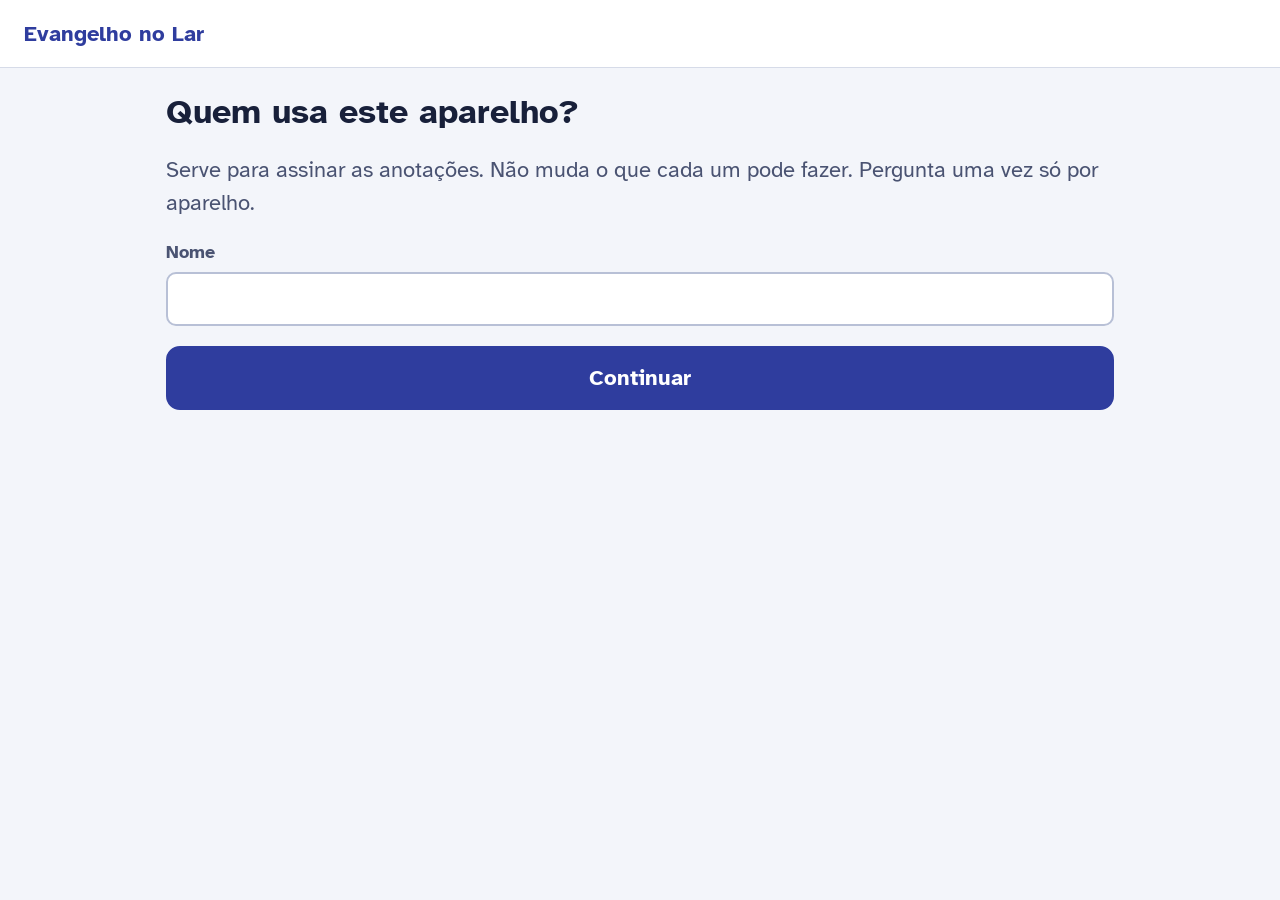
<file: index.html>
<!doctype html>
<html lang="pt-BR">
<head>
<meta charset="utf-8">
<meta name="viewport" content="width=device-width, initial-scale=1, viewport-fit=cover">
<meta name="theme-color" content="#2f3d9e">
<meta name="color-scheme" content="light">
<title>Evangelho no Lar — Roteiro</title>
<meta name="application-name" content="Roteiro">
<meta name="apple-mobile-web-app-title" content="Roteiro">
<link rel="manifest" href="manifest.webmanifest">
<link rel="icon" href="icons/favicon-32.png" sizes="32x32" type="image/png">
<link rel="apple-touch-icon" href="icons/apple-touch-icon.png">
<link rel="preload" href="fonts/atkinson-hyperlegible-latin-400-normal.woff2" as="font" type="font/woff2" crossorigin>
<link rel="stylesheet" href="style.css">
</head>
<body>
<div id="app">
  <noscript><p style="padding:24px">Este app precisa de JavaScript ligado.</p></noscript>
</div>
<div id="sobre" aria-live="polite"></div>
<script src="parser.js"></script>
<script src="dados-exemplo.js"></script>
<script src="app.js"></script>
</body>
</html>
</file>
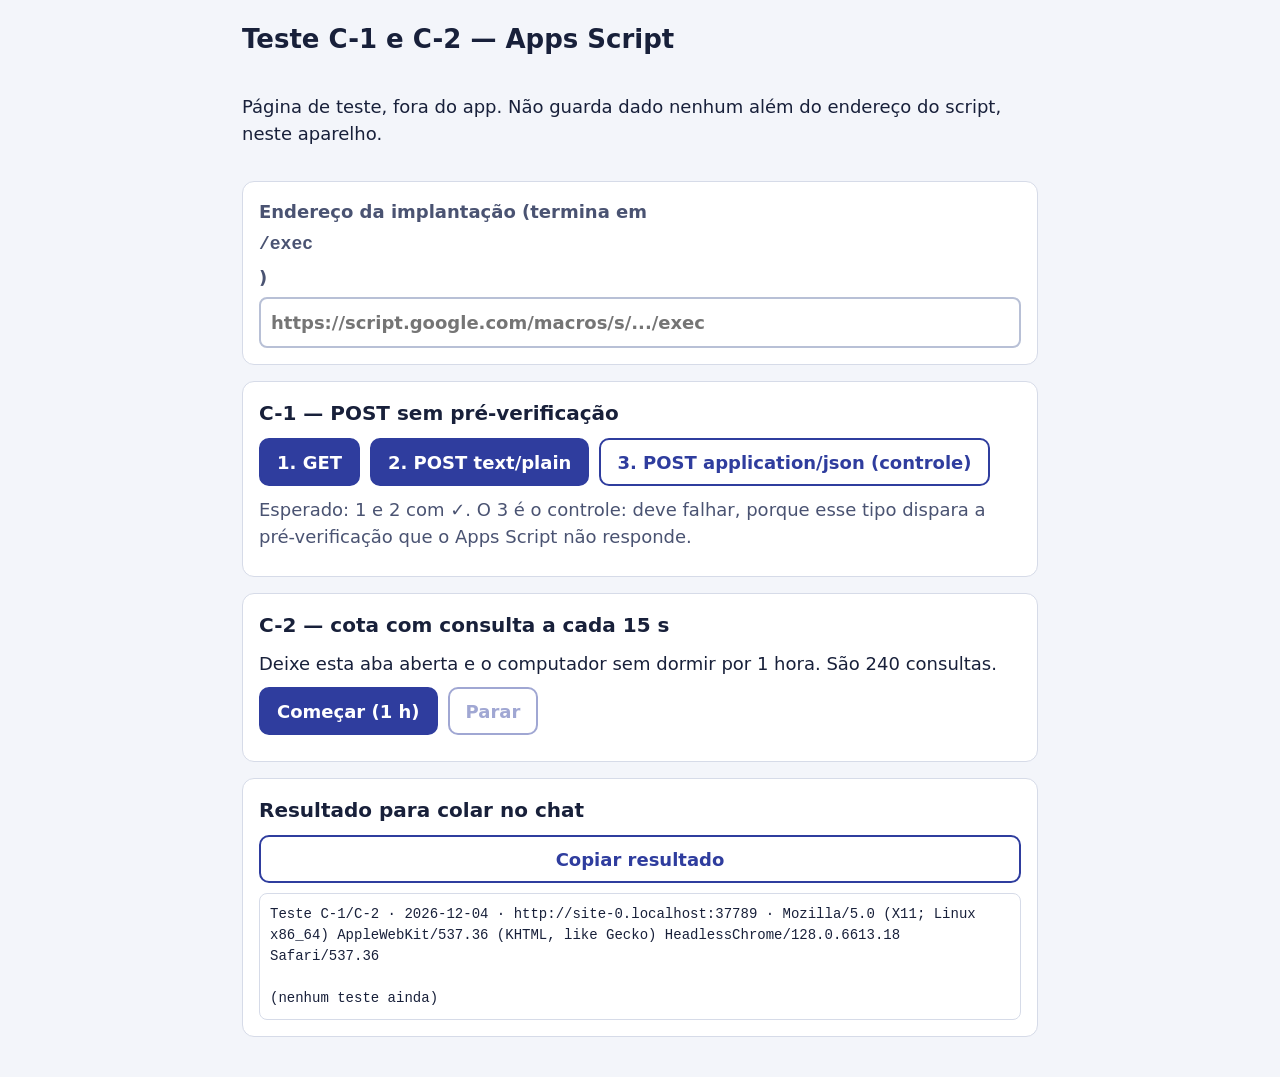
<file: testes/c1-c2.html>
<!doctype html>
<html lang="pt-BR">
<head>
<meta charset="utf-8">
<meta name="viewport" content="width=device-width, initial-scale=1">
<meta name="robots" content="noindex">
<title>Teste C-1 e C-2 — Apps Script</title>
<style>
  :root { --tinta: #18203A; --suave: #4A5372; --azul: #2F3D9E; --ok: #1B6B45; --erro: #A12B2B; --borda: #D6DBE8; --fundo: #F3F5FA; }
  * { box-sizing: border-box; }
  body { margin: 0; background: var(--fundo); color: var(--tinta); font: 18px/1.5 system-ui, sans-serif; }
  main { max-width: 46em; margin: 0 auto; padding: 20px 16px 40px; display: flex; flex-direction: column; gap: 16px; }
  h1 { margin: 0; font-size: 26px; }
  .cartao { background: #fff; border: 1px solid var(--borda); border-radius: 12px; padding: 16px; display: flex; flex-direction: column; gap: 10px; }
  label { font-weight: 700; color: var(--suave); display: flex; flex-direction: column; gap: 6px; }
  input { font: inherit; padding: 10px; border: 2px solid #B8C0D6; border-radius: 8px; width: 100%; }
  button { font: inherit; font-weight: 700; min-height: 48px; padding: 0 16px; border-radius: 10px; border: 2px solid var(--azul); background: #fff; color: var(--azul); cursor: pointer; }
  button.cheio { background: var(--azul); color: #fff; }
  button:disabled { opacity: .45; cursor: default; }
  .linha { display: flex; gap: 10px; flex-wrap: wrap; }
  .ok { color: var(--ok); font-weight: 700; }
  .erro { color: var(--erro); font-weight: 700; }
  pre { margin: 0; white-space: pre-wrap; overflow-wrap: anywhere; font-size: 14px; background: #fff; border: 1px solid var(--borda); border-radius: 8px; padding: 10px; max-height: 50vh; overflow-y: auto; }
  ol { margin: 0; padding-left: 1.2em; }
</style>
</head>
<body>
<main>
  <h1>Teste C-1 e C-2 — Apps Script</h1>
  <p>Página de teste, fora do app. Não guarda dado nenhum além do endereço do script, neste aparelho.</p>

  <div class="cartao">
    <label>Endereço da implantação (termina em <code>/exec</code>)
      <input id="url" type="url" placeholder="https://script.google.com/macros/s/.../exec" autocomplete="off">
    </label>
  </div>

  <div class="cartao">
    <h2 style="margin:0;font-size:20px">C-1 — POST sem pré-verificação</h2>
    <div class="linha">
      <button class="cheio" id="b-get">1. GET</button>
      <button class="cheio" id="b-post">2. POST text/plain</button>
      <button id="b-json">3. POST application/json (controle)</button>
    </div>
    <p class="pequeno" style="margin:0;color:var(--suave)">Esperado: 1 e 2 com ✓. O 3 é o controle: deve falhar, porque esse tipo dispara a pré-verificação que o Apps Script não responde.</p>
    <div id="r-c1"></div>
  </div>

  <div class="cartao">
    <h2 style="margin:0;font-size:20px">C-2 — cota com consulta a cada 15 s</h2>
    <p style="margin:0">Deixe esta aba aberta e o computador sem dormir por 1 hora. São 240 consultas.</p>
    <div class="linha">
      <button class="cheio" id="b-c2">Começar (1 h)</button>
      <button id="b-parar" disabled>Parar</button>
    </div>
    <div id="r-c2"></div>
  </div>

  <div class="cartao">
    <h2 style="margin:0;font-size:20px">Resultado para colar no chat</h2>
    <button id="b-copiar">Copiar resultado</button>
    <pre id="saida"></pre>
  </div>
</main>
<script>
(function () {
  'use strict';
  var $ = function (id) { return document.getElementById(id); };
  var linhas = [];
  function registrar(s) { linhas.push(new Date().toTimeString().slice(0, 8) + '  ' + s); $('saida').textContent = cabecalho() + linhas.join('\n'); }
  function cabecalho() { return 'Teste C-1/C-2 · ' + new Date().toISOString().slice(0, 10) + ' · ' + location.origin + ' · ' + navigator.userAgent + '\n\n'; }
  try { $('url').value = localStorage.getItem('enl.teste.urlScript') || ''; } catch (e) {}
  $('url').addEventListener('change', function () { try { localStorage.setItem('enl.teste.urlScript', $('url').value.trim()); } catch (e) {} });
  function url() {
    var u = $('url').value.trim();
    if (!/^https:\/\/script\.google\.com\/macros\/s\/.+\/exec$/.test(u)) { alert('Cole o endereço da implantação, que termina em /exec.'); return null; }
    return u;
  }
  function chamar(rotulo, opcoes, u) {
    var t0 = performance.now();
    return fetch(u, opcoes).then(function (r) {
      return r.text().then(function (txt) {
        var ms = Math.round(performance.now() - t0), j = null;
        try { j = JSON.parse(txt); } catch (e) {}
        if (!r.ok || !j || !j.ok) throw new Error('HTTP ' + r.status + ' · resposta: ' + txt.slice(0, 120));
        return { ms: ms, j: j };
      });
    }).then(function (x) {
      registrar('OK    ' + rotulo + ' · ' + x.ms + ' ms · ' + JSON.stringify(x.j));
      return x;
    }, function (err) {
      var ms = Math.round(performance.now() - t0);
      registrar('FALHA ' + rotulo + ' · ' + ms + ' ms · ' + (err && err.message));
      throw err;
    });
  }
  function mostrar(alvo, ok, texto) {
    var p = document.createElement('div'); p.className = ok ? 'ok' : 'erro'; p.textContent = (ok ? '✓ ' : '✗ ') + texto; $(alvo).appendChild(p);
  }

  $('b-get').onclick = function () {
    var u = url(); if (!u) return;
    chamar('GET', { method: 'GET' }, u + '?teste=c1').then(function (x) { mostrar('r-c1', true, 'GET respondeu em ' + x.ms + ' ms'); }, function () { mostrar('r-c1', false, 'GET falhou (ver resultado)'); });
  };
  $('b-post').onclick = function () {
    var u = url(); if (!u) return;
    chamar('POST text/plain', { method: 'POST', headers: { 'Content-Type': 'text/plain;charset=utf-8' }, body: JSON.stringify({ n: 1, acao: 'teste' }) }, u)
      .then(function (x) { mostrar('r-c1', x.j.jsonValido === true, 'POST text/plain respondeu em ' + x.ms + ' ms · JSON lido no servidor: ' + (x.j.jsonValido ? 'sim' : 'não')); },
            function () { mostrar('r-c1', false, 'POST text/plain falhou — C-1 não se confirma (ver resultado)'); });
  };
  $('b-json').onclick = function () {
    var u = url(); if (!u) return;
    chamar('POST application/json (controle)', { method: 'POST', headers: { 'Content-Type': 'application/json' }, body: JSON.stringify({ n: 1 }) }, u)
      .then(function () { mostrar('r-c1', true, 'Controle passou (inesperado, mas não atrapalha)'); },
            function () { mostrar('r-c1', true, 'Controle falhou, como esperado'); });
  };

  var timer = null, n = 0, oks = 0, falhas = 0, tempos = [], fim = 0;
  function resumoC2() {
    var media = tempos.length ? Math.round(tempos.reduce(function (a, b) { return a + b; }, 0) / tempos.length) : 0;
    var max = tempos.length ? Math.max.apply(null, tempos) : 0;
    return n + ' consultas · ' + oks + ' ok · ' + falhas + ' falhas · média ' + media + ' ms · máximo ' + max + ' ms';
  }
  function passo() {
    var u = url(); if (!u) { parar(); return; }
    n++;
    var corpo = JSON.stringify({ n: n, acao: 'consulta' });
    chamar('C-2 #' + n, { method: 'POST', headers: { 'Content-Type': 'text/plain;charset=utf-8' }, body: corpo }, u)
      .then(function (x) { oks++; tempos.push(x.ms); }, function () { falhas++; })
      .then(function () {
        $('r-c2').textContent = resumoC2();
        if (Date.now() >= fim || n >= 240) { parar(); registrar('C-2 TERMINOU · ' + resumoC2()); }
      });
  }
  function parar() { clearInterval(timer); timer = null; $('b-c2').disabled = false; $('b-parar').disabled = true; }
  $('b-c2').onclick = function () {
    if (!url()) return;
    n = 0; oks = 0; falhas = 0; tempos = []; fim = Date.now() + 60 * 60 * 1000;
    $('b-c2').disabled = true; $('b-parar').disabled = false;
    registrar('C-2 COMEÇOU');
    passo(); timer = setInterval(passo, 15000);
  };
  $('b-parar').onclick = function () { parar(); registrar('C-2 PARADO À MÃO · ' + resumoC2()); };
  $('b-copiar').onclick = function () {
    var t = $('saida').textContent;
    (navigator.clipboard ? navigator.clipboard.writeText(t) : Promise.reject()).then(function () { alert('Copiado.'); }, function () { alert('Selecione o texto e copie à mão.'); });
  };
  $('saida').textContent = cabecalho() + '(nenhum teste ainda)';
})();
</script>
</body>
</html>
</file>
<file: style.css>
@font-face { font-family: 'Atkinson Hyperlegible'; font-style: normal; font-weight: 400; font-display: swap;
  src: url(fonts/atkinson-hyperlegible-latin-400-normal.woff2) format('woff2');
  unicode-range: U+0000-00FF, U+0131, U+0152-0153, U+02BB-02BC, U+02C6, U+02DA, U+02DC, U+0304, U+0308, U+0329, U+2000-206F, U+20AC, U+2122, U+2191, U+2193, U+2212, U+2215, U+FEFF, U+FFFD; }
@font-face { font-family: 'Atkinson Hyperlegible'; font-style: normal; font-weight: 400; font-display: swap;
  src: url(fonts/atkinson-hyperlegible-latin-ext-400-normal.woff2) format('woff2');
  unicode-range: U+0100-02BA, U+02BD-02C5, U+02C7-02CC, U+02CE-02D7, U+02DD-02FF, U+1D00-1DBF, U+1E00-1E9F, U+1EF2-1EFF, U+2020, U+20A0-20AB, U+20AD-20C0, U+2113, U+2C60-2C7F, U+A720-A7FF; }
@font-face { font-family: 'Atkinson Hyperlegible'; font-style: italic; font-weight: 400; font-display: swap;
  src: url(fonts/atkinson-hyperlegible-latin-400-italic.woff2) format('woff2');
  unicode-range: U+0000-00FF, U+0131, U+0152-0153, U+02BB-02BC, U+02C6, U+02DA, U+02DC, U+0304, U+0308, U+0329, U+2000-206F, U+20AC, U+2122, U+2191, U+2193, U+2212, U+2215, U+FEFF, U+FFFD; }
@font-face { font-family: 'Atkinson Hyperlegible'; font-style: italic; font-weight: 400; font-display: swap;
  src: url(fonts/atkinson-hyperlegible-latin-ext-400-italic.woff2) format('woff2');
  unicode-range: U+0100-02BA, U+02BD-02C5, U+02C7-02CC, U+02CE-02D7, U+02DD-02FF, U+1D00-1DBF, U+1E00-1E9F, U+1EF2-1EFF, U+2020, U+20A0-20AB, U+20AD-20C0, U+2113, U+2C60-2C7F, U+A720-A7FF; }
@font-face { font-family: 'Atkinson Hyperlegible'; font-style: normal; font-weight: 700; font-display: swap;
  src: url(fonts/atkinson-hyperlegible-latin-700-normal.woff2) format('woff2');
  unicode-range: U+0000-00FF, U+0131, U+0152-0153, U+02BB-02BC, U+02C6, U+02DA, U+02DC, U+0304, U+0308, U+0329, U+2000-206F, U+20AC, U+2122, U+2191, U+2193, U+2212, U+2215, U+FEFF, U+FFFD; }
@font-face { font-family: 'Atkinson Hyperlegible'; font-style: normal; font-weight: 700; font-display: swap;
  src: url(fonts/atkinson-hyperlegible-latin-ext-700-normal.woff2) format('woff2');
  unicode-range: U+0100-02BA, U+02BD-02C5, U+02C7-02CC, U+02CE-02D7, U+02DD-02FF, U+1D00-1DBF, U+1E00-1E9F, U+1EF2-1EFF, U+2020, U+20A0-20AB, U+20AD-20C0, U+2113, U+2C60-2C7F, U+A720-A7FF; }
@font-face { font-family: 'Atkinson Hyperlegible'; font-style: italic; font-weight: 700; font-display: swap;
  src: url(fonts/atkinson-hyperlegible-latin-700-italic.woff2) format('woff2');
  unicode-range: U+0000-00FF, U+0131, U+0152-0153, U+02BB-02BC, U+02C6, U+02DA, U+02DC, U+0304, U+0308, U+0329, U+2000-206F, U+20AC, U+2122, U+2191, U+2193, U+2212, U+2215, U+FEFF, U+FFFD; }
@font-face { font-family: 'Atkinson Hyperlegible'; font-style: italic; font-weight: 700; font-display: swap;
  src: url(fonts/atkinson-hyperlegible-latin-ext-700-italic.woff2) format('woff2');
  unicode-range: U+0100-02BA, U+02BD-02C5, U+02C7-02CC, U+02CE-02D7, U+02DD-02FF, U+1D00-1DBF, U+1E00-1E9F, U+1EF2-1EFF, U+2020, U+20A0-20AB, U+20AD-20C0, U+2113, U+2C60-2C7F, U+A720-A7FF; }

/* =====================================================================
   Evangelho no Lar — Roteiro · aparência
   Paleta e medidas do protótipo aprovado em 02/10/2026.
   Legibilidade (ESPECIFICACAO 9): linha de 45 a 60 caracteres,
   entrelinha 1,8 a 2, alinhado à esquerda, nunca justificado.
   ===================================================================== */
:root {
  --fundo: #F3F5FA;
  --superficie: #FFFFFF;
  --tinta: #18203A;
  --suave: #4A5372;
  --apagado: #6A7290;
  --borda: #D6DBE8;
  --borda-forte: #B8C0D6;
  --azul: #2F3D9E;
  --azul-claro: #E6E9F7;
  --verde: #1B6B45;
  --verde-claro: #E3F1E8;
  --amarelo: #F6C945;
  --aviso-fundo: #FFF4D6;
  --aviso-borda: #E3B341;
  --erro: #A12B2B;
  --erro-claro: #FBEAEA;
  --tam: 28px;            /* tamanho do texto de leitura (A+/A−) */
}

* { box-sizing: border-box; }
html, body { margin: 0; height: 100%; }
body {
  background: var(--fundo); color: var(--tinta);
  font-family: 'Atkinson Hyperlegible', Verdana, sans-serif;
  font-size: 22px; line-height: 1.5;
  -webkit-text-size-adjust: 100%;
}
button, input, textarea, select { font: inherit; color: inherit; }
button { cursor: pointer; }
button:disabled { cursor: default; opacity: .45; }
:focus-visible { outline: 3px solid var(--azul); outline-offset: 2px; }
[hidden] { display: none !important; }

/* ---------- moldura ---------- */
#app { height: 100%; display: flex; flex-direction: column; }
.topo {
  flex-shrink: 0; min-height: 68px; padding: 0 24px;
  display: flex; align-items: center; gap: 12px;
  background: var(--superficie); border-bottom: 1px solid var(--borda);
}
.topo-nome {
  border: 0; background: transparent; padding: 8px 0; min-height: 48px;
  font-size: 22px; font-weight: 700; color: var(--azul);
}
.topo-espaco { flex-grow: 1; }
.chip {
  padding: 6px 14px; border-radius: 999px;
  background: var(--azul-claro); color: var(--azul);
  font-size: 18px; font-weight: 700; border: 0;
}
.corpo { flex-grow: 1; min-height: 0; overflow-y: auto; }
.folha { padding: 24px 32px 32px; display: flex; flex-direction: column; gap: 20px; max-width: 46em; margin: 0 auto; }
.rodape-nav {
  flex-shrink: 0; padding: 12px 24px 16px;
  background: var(--superficie); border-top: 1px solid var(--borda);
  display: flex; flex-direction: column; gap: 8px;
}
.rodape-nav .depois { font-size: 17px; color: var(--suave); text-align: right; }

/* ---------- elementos ---------- */
h1 { margin: 0; font-size: 34px; line-height: 1.2; }
h2 { margin: 0; font-size: 26px; line-height: 1.25; }
p { margin: 0; }
.suave { color: var(--suave); }
.pequeno { font-size: 18px; }
.rotulo { font-size: 18px; font-weight: 700; color: var(--suave); letter-spacing: .04em; text-transform: uppercase; }
.cartao {
  padding: 20px 22px; border-radius: 16px;
  background: var(--superficie); border: 1px solid var(--borda);
  display: flex; flex-direction: column; gap: 12px;
}
.separador { height: 1px; background: var(--borda); }
.grade2 { display: grid; grid-template-columns: repeat(2, minmax(0, 1fr)); gap: 14px; }
.linha { display: flex; align-items: center; gap: 10px; flex-wrap: wrap; }

.btn {
  min-height: 64px; padding: 0 20px; border-radius: 14px;
  border: 2px solid var(--azul); background: var(--superficie); color: var(--azul);
  font-weight: 700; display: inline-flex; align-items: center; justify-content: center; gap: 10px;
  text-align: center;
}
.btn-cheio { background: var(--azul); color: #fff; border-color: var(--azul); }
.btn-verde { border-color: var(--verde); color: var(--verde); }
.btn-verde.btn-cheio { background: var(--verde); color: #fff; }
.btn-escuro { border-color: var(--tinta); color: var(--tinta); }
.btn-escuro.btn-cheio { background: var(--tinta); color: #fff; }
.btn-perigo { border-color: var(--erro); color: var(--erro); }
.btn-grande { min-height: 96px; font-size: 32px; border-radius: 18px; }
.btn-medio { min-height: 52px; font-size: 19px; padding: 0 16px; border-radius: 12px; }
.btn svg { flex-shrink: 0; }
.link {
  align-self: flex-start; min-height: 48px; border: 0; background: transparent; padding: 0;
  font-size: 19px; color: var(--suave); text-decoration: underline;
}
.link-azul { color: var(--azul); font-weight: 700; }
.icone-btn {
  width: 48px; height: 48px; flex-shrink: 0; border: 2px solid var(--borda-forte); border-radius: 10px;
  background: var(--superficie); display: inline-flex; align-items: center; justify-content: center; padding: 0;
}
.icone-btn.perigo { border-color: #E0B4B4; color: var(--erro); }

label.campo { display: flex; flex-direction: column; gap: 6px; font-size: 18px; font-weight: 700; color: var(--suave); }
.entrada, textarea.entrada, select.entrada {
  min-height: 52px; padding: 10px 14px; border: 2px solid var(--borda-forte); border-radius: 10px;
  font-size: 20px; font-weight: 400; color: var(--tinta); background: var(--superficie); width: 100%;
}
textarea.entrada { resize: vertical; line-height: 1.5; }
.entrada-curta { max-width: 9em; }

.faixa-aviso { padding: 18px 20px; border-radius: 14px; background: var(--aviso-fundo); border: 2px solid var(--aviso-borda); display: flex; flex-direction: column; gap: 14px; }
.faixa-edicao { position: sticky; top: 0; z-index: 3; padding: 14px 32px; background: var(--amarelo); color: var(--tinta); font-weight: 700; }

/* ---------- início ---------- */
.hoje-num { font-size: 28px; font-weight: 700; }
.destaque-msg { font-size: 19px; font-weight: 700; color: var(--verde); }

/* ---------- etapas ---------- */
.progresso { height: 8px; border-radius: 4px; background: var(--borda); overflow: hidden; }
.progresso > div { height: 8px; background: var(--azul); }
.texto-etapa { font-size: 26px; line-height: 1.8; max-width: 30em; white-space: pre-line; }
.numero-gigante { font-size: 88px; font-weight: 700; line-height: 1.05; color: var(--azul); }

/* preces de olhos fechados: lista inteira visível, avanço por clique em qualquer ponto ou espaço */
.prece-lista { list-style: none; margin: 0; padding: 0; display: flex; flex-direction: column; gap: 6px; }
.prece-lista li {
  padding: 8px 16px; border-radius: 12px; border: 3px solid transparent;
  font-size: 24px; line-height: 1.4; color: var(--apagado);
}
.prece-lista li.feito { opacity: .45; }
.prece-lista li.atual { background: var(--azul-claro); border-color: var(--azul); color: var(--tinta); font-size: 30px; font-weight: 700; }
.prece-lista li.proximo { color: var(--tinta); border-color: var(--borda-forte); border-style: dashed; }
.prece-lista .marca-prox { font-size: 16px; font-weight: 700; color: var(--suave); margin-left: 8px; }
.prece-dica { font-size: 18px; color: var(--suave); }
.nome-casa { font-size: 56px; font-weight: 700; line-height: 1.15; color: var(--azul); }
.nomes-casa { display: flex; flex-wrap: wrap; gap: 6px 14px; font-size: 20px; color: var(--apagado); }
.nomes-casa .feito { text-decoration: line-through; opacity: .6; }
.nomes-casa .atual { color: var(--azul); font-weight: 700; }

/* ---------- leitura (régua) ---------- */
.leitura { max-width: 34em; display: flex; flex-direction: column; gap: 4px; }
.bloco {
  font-size: var(--tam); line-height: 1.85; text-align: left;
  padding: 8px 14px; margin: 0 -14px; border-radius: 10px; border: 3px solid transparent;
  cursor: pointer;
}
.bloco.atual { background: #FFF8DC; border-color: #E3B341; }
.bloco-P { font-weight: 700; color: var(--azul); }
.bloco-C { color: var(--suave); }
.bloco-N { font-size: calc(var(--tam) * .78); color: var(--suave); border-top: 1px solid var(--borda); }
.bloco-rotulo { display: block; font-size: 15px; font-weight: 700; letter-spacing: .05em; color: var(--suave); text-transform: uppercase; }
.marca-pagina {
  display: inline-block; font-size: 15px; font-weight: 700; color: var(--suave);
  border: 1px solid var(--borda-forte); border-radius: 6px; padding: 0 5px; margin: 0 4px;
  line-height: 1.4; vertical-align: .3em; font-style: normal;
}
.marca-entre { display: table; margin: 6px auto; }
.assinatura { font-size: calc(var(--tam) * .8); text-align: right; font-style: italic; color: var(--suave); padding: 0 14px; }
.titulo-item { font-size: calc(var(--tam) * 1.05); font-weight: 700; line-height: 1.3; }
.apoio { background: var(--verde-claro); border: 1px solid #B9D8C5; }
.apoio dt { font-size: 16px; font-weight: 700; letter-spacing: .05em; text-transform: uppercase; color: var(--verde); }
.apoio dd { margin: 0 0 10px; font-size: 22px; line-height: 1.7; }
.tamanho { display: inline-flex; gap: 8px; }
.tamanho button { min-width: 56px; min-height: 52px; border: 2px solid var(--borda-forte); border-radius: 12px; background: var(--superficie); font-weight: 700; }

/* ---------- Prece de Cáritas ---------- */
.caritas { border-radius: 18px; background: #2F3D9E; color: #fff; padding: 18px 20px 22px; display: flex; flex-direction: column; gap: 14px; }
.caritas-tela { min-height: 100%; border-radius: 0; }
.caritas-barra { display: flex; align-items: center; gap: 10px; flex-wrap: wrap; }
.caritas-barra button { min-width: 56px; min-height: 52px; border: 2px solid rgba(255,255,255,.7); border-radius: 12px; background: transparent; color: #fff; font-weight: 700; display: inline-flex; align-items: center; justify-content: center; }
.caritas-barra .contagem { flex-grow: 1; text-align: center; font-size: 18px; }
.caritas-blocos { display: flex; flex-direction: column; gap: 8px; max-width: 34em; }
.caritas-bloco { padding: 10px 14px; border-radius: 10px; font-size: var(--tam); line-height: 1.8; opacity: .55; cursor: pointer; }
.caritas-bloco.atual { background: rgba(255,255,255,.18); opacity: 1; }

/* ---------- anotação ---------- */
.nota-area { display: flex; flex-direction: column; gap: 10px; padding-top: 6px; border-top: 1px solid var(--borda); }

/* ---------- modo edição ---------- */
.ed-item { padding: 12px 14px; border-radius: 12px; background: var(--superficie); border: 1px solid var(--borda); display: flex; flex-direction: column; gap: 8px; }
.ed-cab { display: flex; align-items: center; gap: 8px; }
.ed-cab .n { width: 32px; flex-shrink: 0; font-size: 18px; color: var(--suave); }
.ed-cab .entrada { flex-grow: 1; min-width: 0; }
.ed-sub { margin-left: 40px; display: flex; flex-direction: column; gap: 8px; }
.ed-topico { display: flex; align-items: center; gap: 6px; }
.ed-topico .entrada { flex-grow: 1; min-width: 0; min-height: 44px; font-size: 18px; }
.ed-mais { min-height: 52px; border: 2px dashed #8E97B3; border-radius: 12px; background: transparent; font-size: 19px; font-weight: 700; }
.secao-ed { display: flex; flex-direction: column; gap: 12px; padding-top: 12px; border-top: 2px solid var(--borda); }

/* ---------- textos ---------- */
.lista-msgs { margin: 0; padding-left: 1.1em; display: flex; flex-direction: column; gap: 6px; font-size: 19px; }
.erro-box { background: var(--erro-claro); border-color: #E0B4B4; }
.erro-box .rotulo { color: var(--erro); }
.aviso-box { background: var(--aviso-fundo); border-color: var(--aviso-borda); }
.ok-box { background: var(--verde-claro); border-color: #B9D8C5; }
.cap-linha { display: flex; flex-direction: column; gap: 6px; padding: 12px 0; border-bottom: 1px solid var(--borda); }
.previa { max-height: 60vh; overflow-y: auto; border: 1px solid var(--borda); border-radius: 12px; padding: 12px 18px; background: var(--superficie); --tam: 22px; }
.par-ed { display: flex; gap: 8px; align-items: flex-start; }
.par-ed select { width: 6.5em; flex-shrink: 0; }
.par-ed textarea { flex-grow: 1; min-width: 0; }

/* ---------- sobreposições ---------- */
.cortina { position: fixed; inset: 0; z-index: 10; background: rgba(24,32,58,.6); display: flex; align-items: center; justify-content: center; padding: 24px; }
.dialogo { width: 100%; max-width: 640px; padding: 28px; border-radius: 18px; background: var(--superficie); display: flex; flex-direction: column; gap: 16px; }
.toast { position: fixed; left: 24px; right: 24px; bottom: 112px; z-index: 11; max-width: 640px; margin: 0 auto; padding: 14px 18px; border-radius: 12px; background: var(--tinta); color: #fff; font-size: 19px; line-height: 1.45; }

/* ---------- telas estreitas (celular, tablet dividido) ---------- */
@media (max-width: 560px) {
  body { font-size: 20px; }
  .topo { padding: 0 16px; }
  .folha { padding: 18px 16px 28px; }
  .faixa-edicao { padding: 12px 16px; }
  .rodape-nav { padding: 10px 16px 14px; }
  h1 { font-size: 28px; }
  .btn-grande { font-size: 26px; min-height: 84px; }
  .grade2 { grid-template-columns: minmax(0, 1fr); }
  .numero-gigante { font-size: 72px; }
  .ed-sub { margin-left: 0; }
  .rodape-nav .grade2 { grid-template-columns: repeat(2, minmax(0, 1fr)); }
  .rodape-nav .btn { min-height: 56px; padding: 0 10px; }
}

/* ---------- relatar problema (D-15) ---------- */
.btn-relatar {
  min-height: 44px; padding: 0 14px; border: 2px solid var(--borda-forte); border-radius: 999px;
  background: var(--superficie); color: var(--suave); font-size: 17px; font-weight: 700;
  display: inline-flex; align-items: center; gap: 6px;
}
.log-lista {
  margin: 0; padding: 0; list-style: none; display: flex; flex-direction: column; gap: 4px;
  font-family: ui-monospace, Consolas, 'Courier New', monospace; font-size: 14px; line-height: 1.4;
  max-height: 40vh; overflow-y: auto; overflow-wrap: anywhere;
}
.log-lista .erro { color: var(--erro); font-weight: 700; }
@media (max-width: 560px) {
  .btn-relatar { width: 44px; padding: 0; justify-content: center; }
  .btn-relatar .txt { display: none; }
}
</file>
